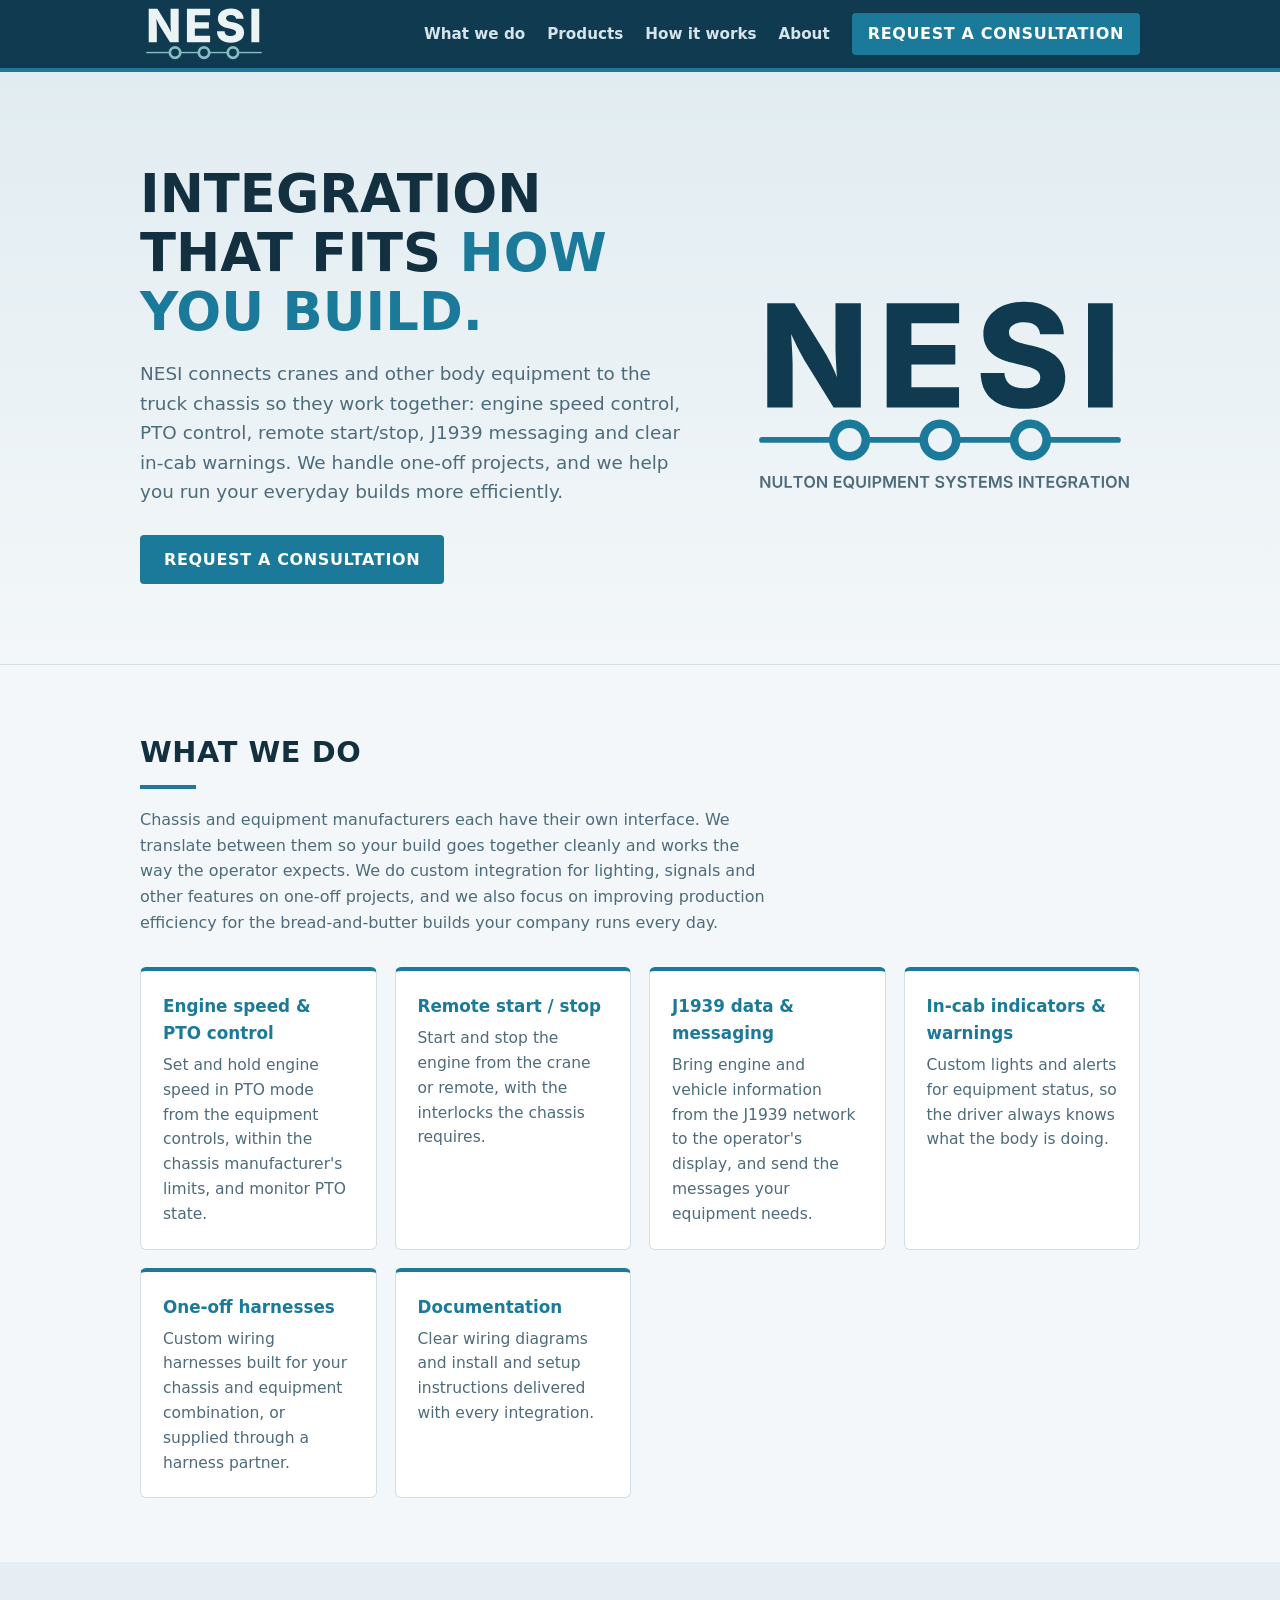
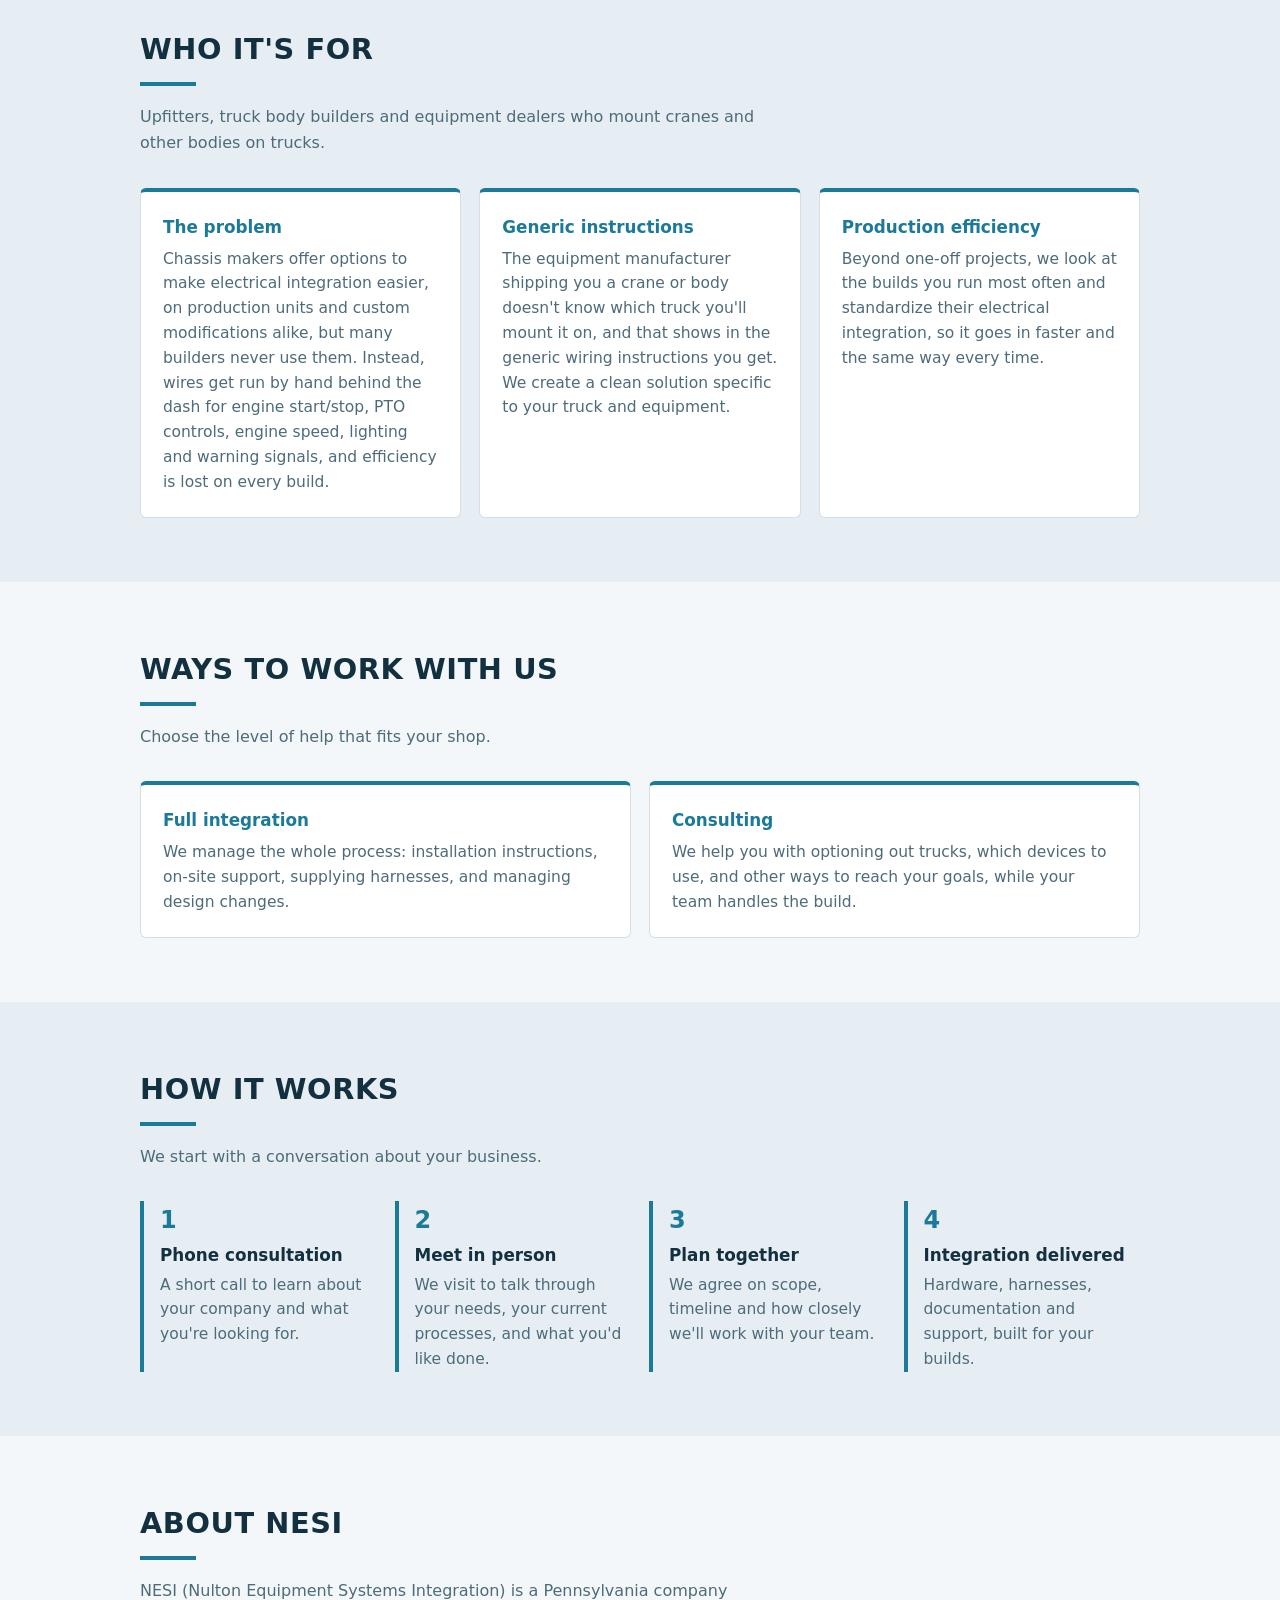
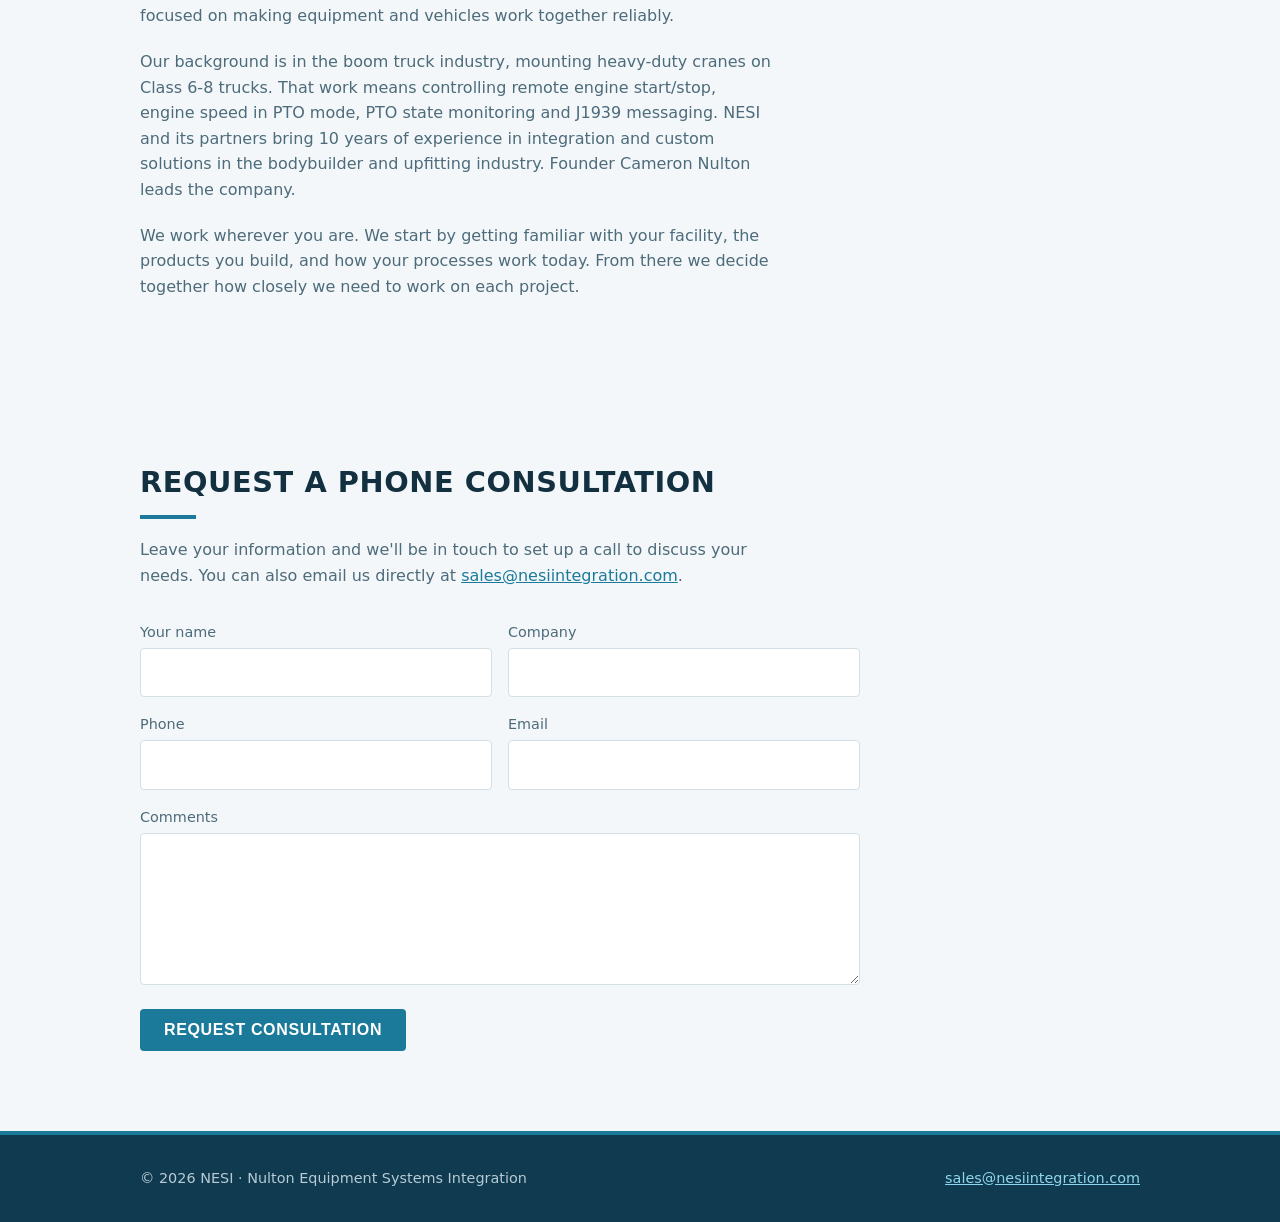
<file: index.html>
<!DOCTYPE html>
<!--
  NESI home page. Plain HTML/CSS, no build step. See README.md for hosting,
  DNS, and how the consultation form delivers email.
  Page order: header > hero > What we do > Who it's for > Ways to work > How it
  works > About > Request a consultation (form) > footer.
-->
<html lang="en">
<head>
<meta charset="utf-8">
<meta name="viewport" content="width=device-width,initial-scale=1">
<title>NESI | Equipment-to-Vehicle Integration for Upfitters</title>
<meta name="description" content="NESI integrates cranes and body equipment with the truck chassis: engine speed control, remote start/stop, engine data readout and in-cab indicators, for upfitters and body builders.">
<!-- Tab icons. The ?v=2 suffix forces browsers to drop a cached old icon;
     bump it (v=3, ...) whenever the icon files change. -->
<link rel="icon" href="favicon.svg?v=2" type="image/svg+xml">
<link rel="icon" href="favicon.ico?v=2" sizes="any">
<link rel="icon" href="favicon.png?v=2" type="image/png" sizes="64x64">
<link rel="apple-touch-icon" href="apple-touch-icon.png?v=2">
<link rel="stylesheet" href="style.css">
</head>
<body>
<!-- Site header: logo + navigation. Same markup on products.html. -->
<header><div class="wrap">
  <a class="brand" href="index.html"><img src="logo-compact-dark.svg" alt="NESI"></a>
  <nav><a href="index.html#what">What we do</a><a href="products.html">Products</a><a href="index.html#how">How it works</a><a href="index.html#about">About</a><a class="btn" href="index.html#consult">Request a consultation</a></nav>
</div></header>

<main id="top">
<!-- Hero: headline, intro, button. The logo swaps for a light-on-dark version
     in dark mode using <picture>. -->
<div class="hero"><div class="wrap">
<div class="copy">
  <h1>Integration that fits <span>how you build.</span></h1>
  <p>NESI connects cranes and other body equipment to the truck chassis so they work together: engine speed control, PTO control, remote start/stop, J1939 messaging and clear in-cab warnings. We handle one-off projects, and we help you run your everyday builds more efficiently.</p>
  <a class="btn" href="#consult">Request a consultation</a>
</div>
<picture class="mark"><source media="(prefers-color-scheme: dark)" srcset="logo-full-dark.svg"><img src="logo-full-light.svg" alt="NESI, Nulton Equipment Systems Integration"></picture>
</div></div>

<!-- What we do: service cards. Edit text inside each .card; add or remove
     cards freely, the grid reflows by itself. -->
<section id="what"><div class="wrap">
  <h2>What we do</h2>
  <p class="lead">Chassis and equipment manufacturers each have their own interface. We translate between them so your build goes together cleanly and works the way the operator expects. We do custom integration for lighting, signals and other features on one-off projects, and we also focus on improving production efficiency for the bread-and-butter builds your company runs every day.</p>
  <div class="grid">
    <div class="card"><h3>Engine speed &amp; PTO control</h3><p>Set and hold engine speed in PTO mode from the equipment controls, within the chassis manufacturer's limits, and monitor PTO state.</p></div>
    <div class="card"><h3>Remote start / stop</h3><p>Start and stop the engine from the crane or remote, with the interlocks the chassis requires.</p></div>
    <div class="card"><h3>J1939 data &amp; messaging</h3><p>Bring engine and vehicle information from the J1939 network to the operator's display, and send the messages your equipment needs.</p></div>
    <div class="card"><h3>In-cab indicators &amp; warnings</h3><p>Custom lights and alerts for equipment status, so the driver always knows what the body is doing.</p></div>
    <div class="card"><h3>One-off harnesses</h3><p>Custom wiring harnesses built for your chassis and equipment combination, or supplied through a harness partner.</p></div>
    <div class="card"><h3>Documentation</h3><p>Clear wiring diagrams and install and setup instructions delivered with every integration.</p></div>
  </div>
</div></section>

<!-- Who it's for: the problem we solve -->
<section id="who" class="alt"><div class="wrap">
  <h2>Who it's for</h2>
  <p class="lead">Upfitters, truck body builders and equipment dealers who mount cranes and other bodies on trucks.</p>
  <div class="grid">
    <div class="card"><h3>The problem</h3><p>Chassis makers offer options to make electrical integration easier, on production units and custom modifications alike, but many builders never use them. Instead, wires get run by hand behind the dash for engine start/stop, PTO controls, engine speed, lighting and warning signals, and efficiency is lost on every build.</p></div>
    <div class="card"><h3>Generic instructions</h3><p>The equipment manufacturer shipping you a crane or body doesn't know which truck you'll mount it on, and that shows in the generic wiring instructions you get. We create a clean solution specific to your truck and equipment.</p></div>
    <div class="card"><h3>Production efficiency</h3><p>Beyond one-off projects, we look at the builds you run most often and standardize their electrical integration, so it goes in faster and the same way every time.</p></div>
  </div>
</div></section>

<!-- Ways to work with us -->
<section id="work"><div class="wrap">
  <h2>Ways to work with us</h2>
  <p class="lead">Choose the level of help that fits your shop.</p>
  <div class="grid">
    <div class="card"><h3>Full integration</h3><p>We manage the whole process: installation instructions, on-site support, supplying harnesses, and managing design changes.</p></div>
    <div class="card"><h3>Consulting</h3><p>We help you with optioning out trucks, which devices to use, and other ways to reach your goals, while your team handles the build.</p></div>
  </div>
</div></section>

<!-- How it works: steps are numbered automatically by CSS -->
<section id="how" class="alt"><div class="wrap">
  <h2>How it works</h2>
  <p class="lead">We start with a conversation about your business.</p>
  <div class="steps">
    <div class="step"><h3>Phone consultation</h3><p>A short call to learn about your company and what you're looking for.</p></div>
    <div class="step"><h3>Meet in person</h3><p>We visit to talk through your needs, your current processes, and what you'd like done.</p></div>
    <div class="step"><h3>Plan together</h3><p>We agree on scope, timeline and how closely we'll work with your team.</p></div>
    <div class="step"><h3>Integration delivered</h3><p>Hardware, harnesses, documentation and support, built for your builds.</p></div>
  </div>
</div></section>

<!-- About -->
<section id="about"><div class="wrap">
  <h2>About NESI</h2>
  <p class="lead">NESI (Nulton Equipment Systems Integration) is a Pennsylvania company focused on making equipment and vehicles work together reliably.</p>
  <p class="lead" style="margin-top:-12px">Our background is in the boom truck industry, mounting heavy-duty cranes on Class 6-8 trucks. That work means controlling remote engine start/stop, engine speed in PTO mode, PTO state monitoring and J1939 messaging. NESI and its partners bring 10 years of experience in integration and custom solutions in the bodybuilder and upfitting industry. Founder Cameron Nulton leads the company.</p>
  <p class="lead" style="margin-top:-12px">We work wherever you are. We start by getting familiar with your facility, the products you build, and how your processes work today. From there we decide together how closely we need to work on each project.</p>
</div></section>

<!-- Consultation request form.
     Submissions go to a Google Apps Script web app (see apps-script/Code.gs and
     README.md), which emails them to the owner. The form action URL below is the
     script's deployment URL; it changes if the script is redeployed as a NEW
     deployment, and must be updated here when that happens. -->
<section id="consult"><div class="wrap">
  <h2>Request a phone consultation</h2>
  <p class="lead">Leave your information and we'll be in touch to set up a call to discuss your needs. You can also email us directly at <a href="mailto:sales@nesiintegration.com">sales@nesiintegration.com</a>.</p>
  <form id="consult-form" method="POST" action="https://script.google.com/macros/s/AKfycbyr58Li2HH2JlCyaUwJe6knMhMjsI-Po2ns_gq2a8ZhJvhEc3hi76paQoBpvxB0a2ce/exec">
    <!-- Hidden spam trap: real visitors never see or fill this; the script ignores
         submissions where it has a value. Keep name="_gotcha". -->
    <p class="hp" aria-hidden="true"><label>Leave blank <input name="_gotcha" tabindex="-1" autocomplete="off"></label></p>
    <div class="row">
      <div><label for="name">Your name</label><input id="name" name="name" type="text" required></div>
      <div><label for="company">Company</label><input id="company" name="company" type="text"></div>
    </div>
    <div class="row">
      <div><label for="phone">Phone</label><input id="phone" name="phone" type="tel" required></div>
      <div><label for="email">Email</label><input id="email" name="email" type="email" required></div>
    </div>
    <div><label for="details">Comments</label><textarea id="details" name="details" rows="5"></textarea></div>
    <div><button class="btn" type="submit">Request consultation</button></div>
    <p id="form-msg" role="status" style="margin:0;color:var(--accent)"></p>
  </form>
</div></section>
</main>

<footer><div class="wrap">
  <span>&copy; <span id="y">2026</span> NESI &middot; Nulton Equipment Systems Integration</span>
  <span><a href="mailto:sales@nesiintegration.com">sales@nesiintegration.com</a></span>
</div></footer>
<script>
// Footer year updates itself.
document.getElementById('y').textContent=new Date().getFullYear();
// Form submit: send the fields to the Apps Script without leaving the page.
// mode:'no-cors' means the browser can't read the script's reply, so success is
// assumed once the request is sent; only a network failure shows the error text.
var f=document.getElementById('consult-form'),m=document.getElementById('form-msg');
f.addEventListener('submit',function(e){
  e.preventDefault();m.style.color='var(--mute)';m.textContent='Sending...';
  fetch(f.action,{method:'POST',mode:'no-cors',body:new URLSearchParams(new FormData(f))})
  .then(function(){f.reset();m.style.color='var(--accent)';m.textContent="Thanks, we received your request. We'll be in touch soon to set up a call.";})
  .catch(function(){m.style.color='var(--err)';m.textContent='Something went wrong. Please email us directly at sales@nesiintegration.com.';});
});
</script>
</body>
</html>
</file>
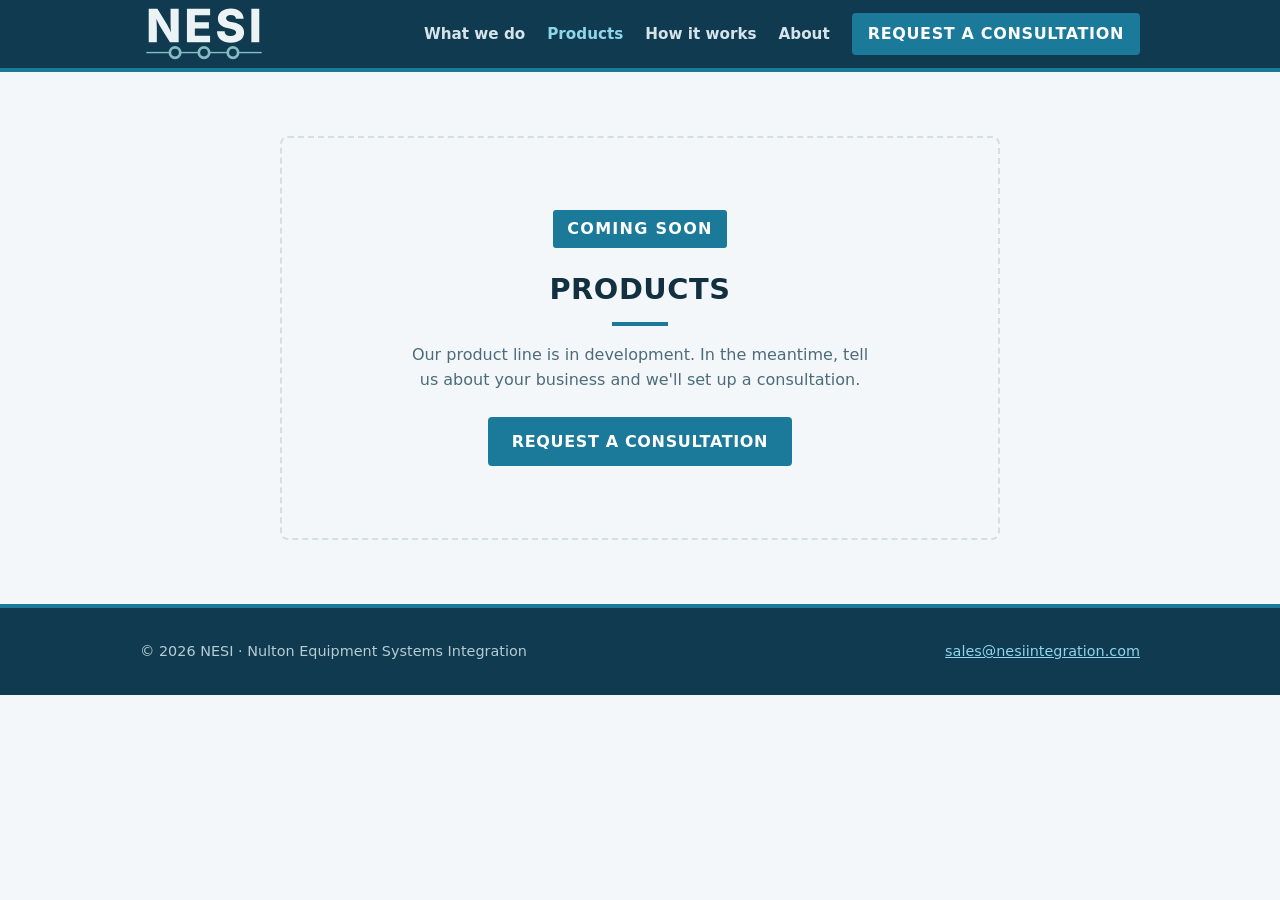
<file: products.html>
<!DOCTYPE html>
<!-- NESI products page (placeholder). Replace the .soon panel with real content
     when products exist. Shares style.css with index.html. -->
<html lang="en">
<head>
<meta charset="utf-8">
<meta name="viewport" content="width=device-width,initial-scale=1">
<title>Products | NESI</title>
<meta name="description" content="NESI products for equipment-to-vehicle integration. Coming soon.">
<link rel="icon" href="favicon.svg?v=2" type="image/svg+xml">
<link rel="icon" href="favicon.ico?v=2" sizes="any">
<link rel="icon" href="favicon.png?v=2" type="image/png" sizes="64x64">
<link rel="apple-touch-icon" href="apple-touch-icon.png?v=2">
<link rel="stylesheet" href="style.css">
</head>
<body>
<header><div class="wrap">
  <a class="brand" href="index.html"><img src="logo-compact-dark.svg" alt="NESI"></a>
  <nav><a href="index.html#what">What we do</a><a class="on" href="products.html">Products</a><a href="index.html#how">How it works</a><a href="index.html#about">About</a><a class="btn" href="index.html#consult">Request a consultation</a></nav>
</div></header>
<main>
<section><div class="wrap">
  <!-- "Coming soon" panel -->
  <div class="soon">
    <span class="tag">Coming soon</span>
    <h2>Products</h2>
    <p>Our product line is in development. In the meantime, tell us about your business and we'll set up a consultation.</p>
    <a class="btn" href="index.html#consult">Request a consultation</a>
  </div>
</div></section>
</main>
<footer><div class="wrap">
  <span>&copy; <span id="y">2026</span> NESI &middot; Nulton Equipment Systems Integration</span>
  <span><a href="mailto:sales@nesiintegration.com">sales@nesiintegration.com</a></span>
</div></footer>
<script>document.getElementById('y').textContent=new Date().getFullYear()</script>
</body>
</html>
</file>
<file: style.css>
/* ==========================================================================
   NESI site stylesheet (shared by index.html and products.html)

   Colors live in the CSS variables below. To retheme the site, change the
   values here; nothing else in this file hard-codes a color.
   The light theme ("Glacier") is the default. The dark theme ("Fjord")
   switches on automatically from the visitor's device setting
   (prefers-color-scheme), so there is no toggle button.
   ========================================================================== */

/* --- Theme variables ------------------------------------------------------ */
:root{
  color-scheme:light dark;
  /* Light theme: Glacier */
  --bg:#f3f7f9;--bg2:#e6eef3;--card:#ffffff;--card-alt:#ffffff;
  --ink:#12303f;--mute:#4d6b7a;--accent:#1b7a99;--line:#d3dfe5;
  --hdr:#0f3a4f;--nav:#d5e4eb;--nav-accent:#8fd6ec;--foot-ink:#b7cbd5;
  --btn-ink:#ffffff;--hero-top:#e1ecf1;--input:#ffffff;--err:#b42318;
  --shadow:rgba(15,58,79,.25);
}
@media (prefers-color-scheme:dark){
  :root{
    /* Dark theme: Fjord */
    --bg:#0f202a;--bg2:#142a35;--card:#17303c;--card-alt:#0f202a;
    --ink:#ecf3f4;--mute:#a3bcc2;--accent:#86bcc4;--line:#2a4a58;
    --hdr:#0a1820;--nav:#c9d6de;--nav-accent:#86bcc4;--foot-ink:#a3bcc2;
    --btn-ink:#06141b;--hero-top:#17303c;--input:#0a1820;--err:#f87171;
    --shadow:rgba(0,0,0,.5);
  }
}
/* --- Base ----------------------------------------------------------------- */
*{box-sizing:border-box}
html{scroll-behavior:smooth}
body{margin:0;font-family:system-ui,-apple-system,"Segoe UI",Roboto,Helvetica,Arial,sans-serif;background:var(--bg);color:var(--ink);line-height:1.6}
a{color:var(--accent)}
/* .wrap centers content at a readable width; used inside every section */
.wrap{max-width:1040px;margin:0 auto;padding:0 20px}
/* --- Header and navigation (sticky; the dark logo works on both themes) --- */
header{position:sticky;top:0;background:var(--hdr);border-bottom:4px solid var(--accent);z-index:10}
header .wrap{display:flex;align-items:center;justify-content:space-between;min-height:68px}
.brand{display:flex;align-items:center;text-decoration:none}
.brand img{height:54px;width:auto;display:block}
nav{display:flex;align-items:center;gap:22px}
nav a{color:var(--nav);text-decoration:none;font-size:.95rem;font-weight:600}
nav a:hover,nav a.on{color:var(--nav-accent)}
nav a.btn{color:var(--btn-ink);padding:8px 16px}
nav a.btn:hover{color:var(--btn-ink)}
/* --- Buttons --------------------------------------------------------------- */
.btn{display:inline-block;background:var(--accent);color:var(--btn-ink);font-weight:800;padding:12px 24px;border-radius:4px;text-decoration:none;border:0;cursor:pointer;font-size:1rem;text-transform:uppercase;letter-spacing:.04em}
.btn:hover{filter:brightness(1.08)}
/* --- Hero (top banner) ------------------------------------------------------ */
.hero{padding:92px 0 80px;background:linear-gradient(180deg,var(--hero-top),var(--bg));border-bottom:1px solid var(--line)}
.hero h1{font-size:clamp(2rem,5vw,3.3rem);line-height:1.12;margin:0 0 18px;max-width:18ch;text-transform:uppercase}
.hero h1 span{color:var(--accent)}
.hero p{font-size:1.15rem;color:var(--mute);max-width:60ch;margin:0 0 28px}
/* --- Content sections ------------------------------------------------------- */
/* section.alt gives alternating sections a slightly different background */
section{padding:64px 0}
section.alt{background:var(--bg2)}
h2{font-size:1.8rem;margin:0 0 8px;text-transform:uppercase;letter-spacing:.02em}
h2::after{content:"";display:block;width:56px;height:4px;background:var(--accent);margin-top:10px}
.lead{color:var(--mute);max-width:62ch;margin:18px 0 32px}
/* .grid + .card: responsive card layout, wraps to fewer columns on small screens */
.grid{display:grid;gap:18px;grid-template-columns:repeat(auto-fit,minmax(230px,1fr))}
.card{background:var(--card);border:1px solid var(--line);border-top:4px solid var(--accent);border-radius:6px;padding:22px}
section.alt .card{background:var(--card-alt)}
.card h3{margin:0 0 6px;font-size:1.05rem;color:var(--accent)}
.card p{margin:0;color:var(--mute);font-size:.97rem}
/* .steps + .step: numbered list; the numbers come from the CSS counter, not the HTML */
.steps{counter-reset:s;display:grid;gap:18px;grid-template-columns:repeat(auto-fit,minmax(220px,1fr))}
.step{counter-increment:s;border-left:4px solid var(--accent);padding-left:16px}
.step::before{content:counter(s);color:var(--accent);font-weight:900;font-size:1.5rem}
.step h3{margin:2px 0 4px;font-size:1.05rem}
.step p{margin:0;color:var(--mute);font-size:.97rem}
/* --- Products page "coming soon" panel --------------------------------------- */
.soon{text-align:center;padding:72px 20px;border:2px dashed var(--line);border-radius:8px;max-width:720px;margin:0 auto}
.soon .tag{display:inline-block;background:var(--accent);color:var(--btn-ink);font-weight:900;text-transform:uppercase;letter-spacing:.08em;padding:6px 14px;border-radius:3px;margin-bottom:18px}
.soon h2::after{margin-left:auto;margin-right:auto}
.soon p{color:var(--mute);max-width:46ch;margin:16px auto 24px}
/* --- Consultation form ------------------------------------------------------- */
form{display:grid;gap:16px;max-width:720px}
.row{display:grid;gap:16px;grid-template-columns:1fr 1fr}
/* Mobile: single-column form, nav links collapse to just the consultation button */
@media(max-width:700px){.row{grid-template-columns:1fr}nav a:not(.btn){display:none}.brand img{height:36px}}
label{display:block;font-size:.9rem;color:var(--mute);margin-bottom:4px}
input[type=text],input[type=email],input[type=tel],textarea{width:100%;padding:11px 12px;border-radius:4px;border:1px solid var(--line);background:var(--input);color:var(--ink);font:inherit}
input:focus,textarea:focus{outline:2px solid var(--accent);border-color:transparent}
/* .hp is the hidden spam trap field ("_gotcha"): invisible to people, filled in by bots */
.hp{position:absolute;left:-9999px}
/* --- Footer ------------------------------------------------------------------- */
footer{border-top:4px solid var(--accent);background:var(--hdr);padding:32px 0;color:var(--foot-ink);font-size:.9rem}
footer a{color:var(--nav-accent)}
footer .wrap{display:flex;flex-wrap:wrap;gap:12px;justify-content:space-between}
/* --- Home page hero: text on the left, full logo on the right (hidden on mobile) --- */
.hero .wrap{display:flex;align-items:center;gap:48px}
.hero .copy{flex:1}
.hero .mark{display:block;width:400px;max-width:42%}
.hero .mark img{display:block;width:100%;height:auto}
@media(max-width:800px){.hero .mark{display:none}}
</file>
